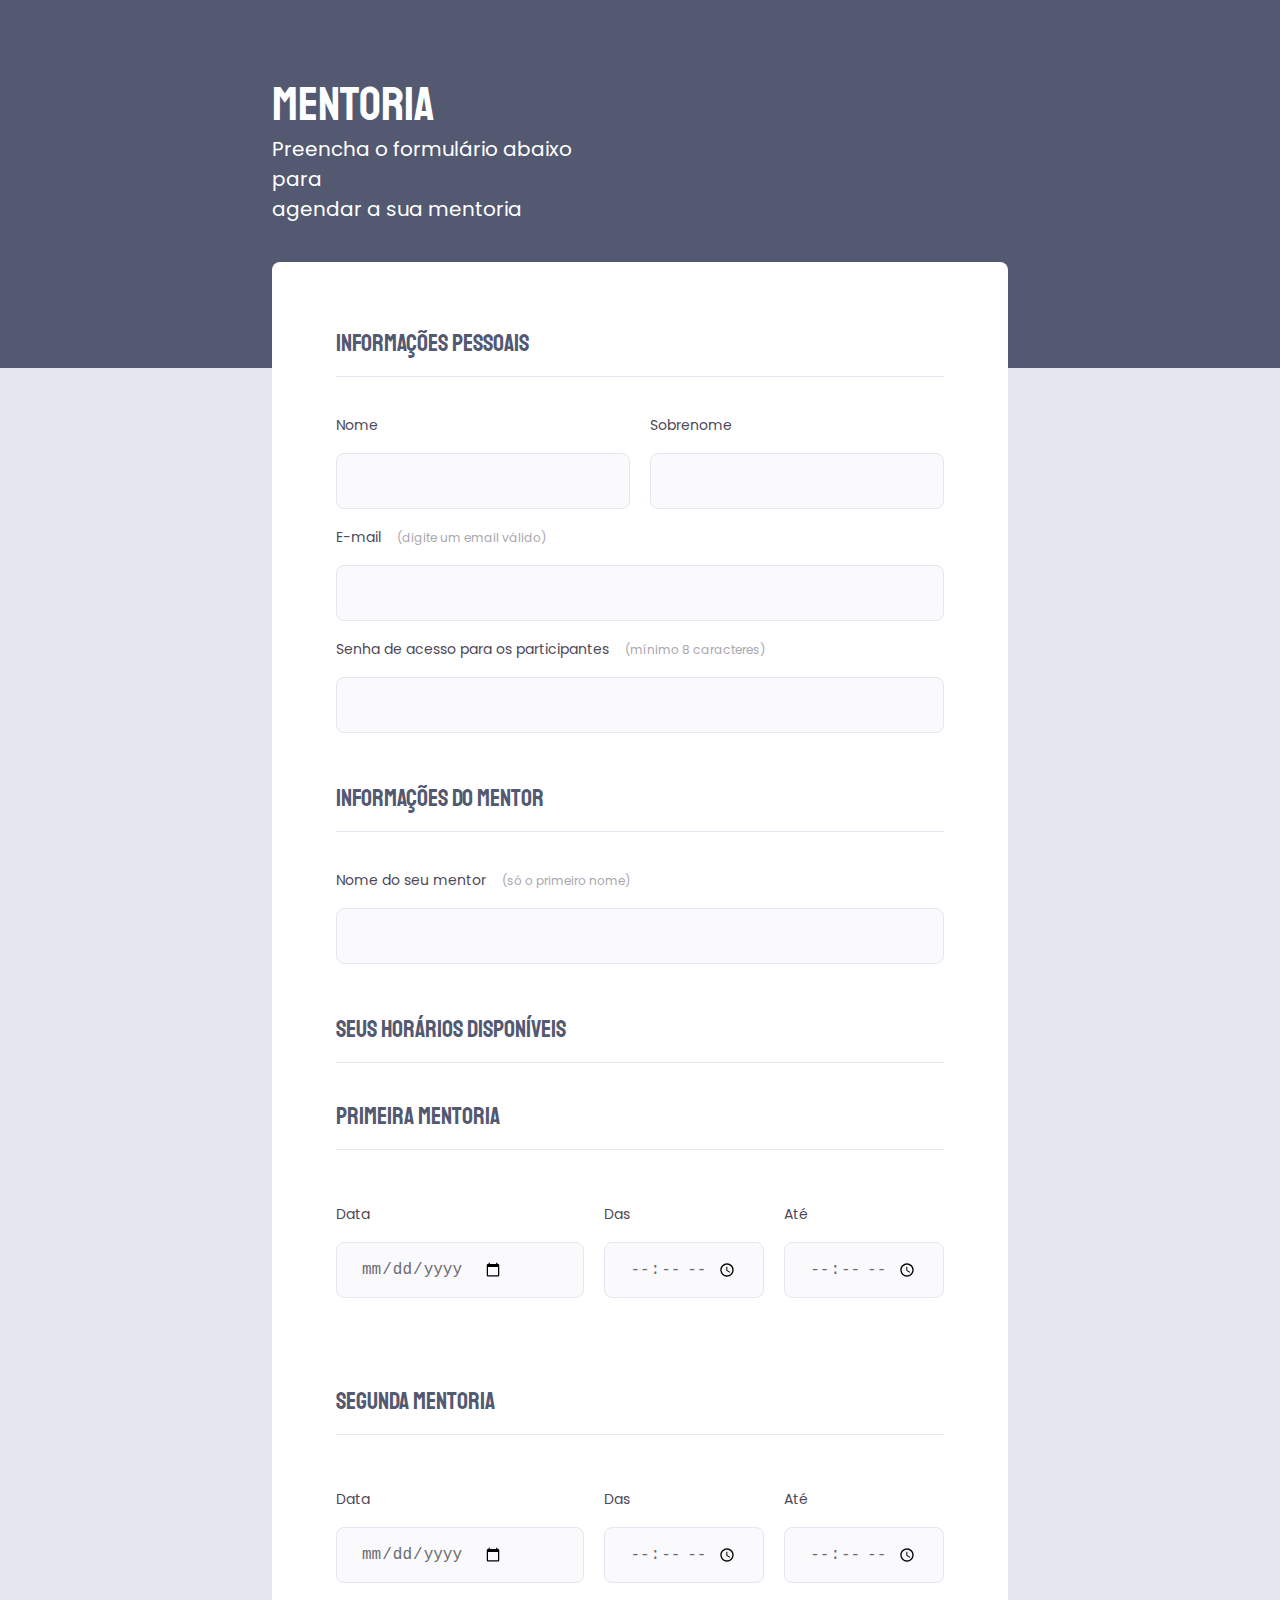
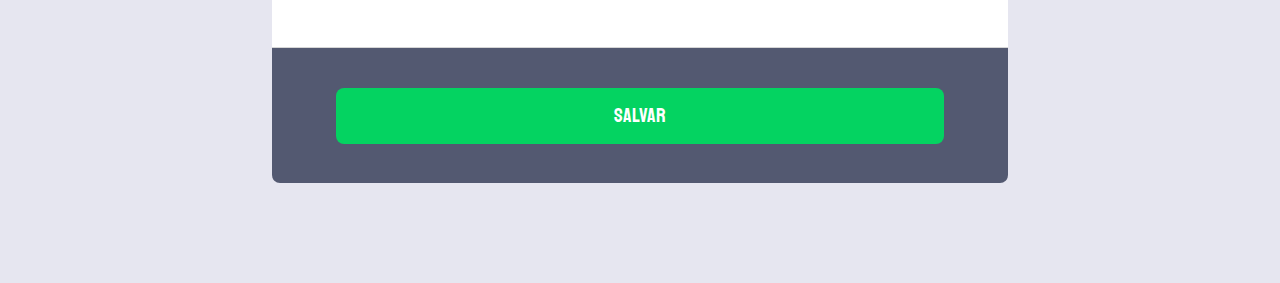
<file: Desafio - Formulario/index.html>
<!doctype html>
<html lang="PT-BR">
<head>
  <link rel="preconnect" href="https://fonts.googleapis.com">
  <link rel="preconnect" href="https://fonts.gstatic.com" crossorigin>
  
  <meta charset="UTF-8">
  <meta name="viewport"
        content="width=device-width, user-scalable=no, initial-scale=1.0, maximum-scale=1.0, minimum-scale=1.0">
  <title>Formulario intermediario</title>
  
  <link rel="stylesheet" href="styleDesafio.css">
  
  <link href="https://fonts.googleapis.com/css2?family=Poppins:ital,wght@0,100;0,200;0,300;0,400;0,500;0,600;0,700;0,800;0,900;1,100;1,200;1,300;1,400;1,500;1,600;1,700;1,800;1,900&family=Staatliches&display=swap" rel="stylesheet">

</head>

<body>
<div class="page">
  
  <!-- CABEÇALHO -->
  <header>
    <h1>
      Mentoria
    </h1>
    <p>
      Preencha o formulário abaixo para <br> agendar a sua mentoria
    </p>
  </header>
  
  <!-- FORMULARIO -->
  <form id="my-form">
    
    <!-- INFORMACOES PESSOAIS -->
    <fieldset>
      
        <legend>Informações pessoais</legend>
        
        <!-- CRIACAO DAS COLUNAS PRA NOME E SOBRENOME -->
        <div class="col-2">
          
          <div class="input-wrapper">
            <label for="event-name-1">
              Nome
            </label>
            
            <input type="text" id="event-name-1" required>
          </div>
          
          <div class="input-wrapper">
            <label for="event-name-2">
              Sobrenome
            </label>
            
            <input type="text" id="event-name-2" required>
          </div>
        </div>
        
        <div class="input-wrapper">
          <label for="event-email">
            E-mail <span>(digite um email válido)</span>
          </label>
          
          <input type="email" id="event-email" required />
        </div>
        
        <div class="input-wrapper">
          <label for="event-password">
            Senha de acesso para os participantes <span>(mínimo 8 caracteres)</span>
          </label>
          
          <input type="password" id="event-password" required minlength="8" />
        </div>
      
      
      
    </fieldset>
    
    <fieldset>
      <legend>
        Informações do mentor
      </legend>
      
      <div class="input-wrapper">
        <label for="event-text">
          Nome do seu mentor <span>(só o primeiro nome)</span>
        </label>
        
        <input type="text" id="event-text" required />
      </div>
    
    </fieldset>
    
    <fieldset>
      <legend>
        Seus horários disponíveis
      </legend>
      
      <legend>
        Primeira mentoria
      </legend>
      
      <div class="col-3">
        
        <div class="input-wrapper">
          <label for="event-date-1">
            Data
          </label>
          
          <input type="date" id="event-date-1" required>
        </div>
        
        <div class="input-wrapper">
          <label for="event-begin-1">
            Das
          </label>
          
          <input type="time" id="event-begin-1" required>
        </div>
        
        <div class="input-wrapper">
          <label for="event-end-1">
            Até
          </label>
          
          <input type="time" id="event-end-1" required>
        </div>
      </div>
      
      <br>
      <br>
      <br>
      
      <legend>
        Segunda Mentoria
      </legend>
      
      <div class="col-3">
        
        <div class="input-wrapper">
          <label for="event-date-2">
            Data
          </label>
          
          <input type="date" id="event-date-2" required>
        </div>
        
        <div class="input-wrapper">
          <label for="event-begin-2">
            Das
          </label>
          
          <input type="time" id="event-begin-2" required>
        </div>
        
        <div class="input-wrapper">
          <label for="event-end-2">
            Até
          </label>
          
          <input type="time" id="event-end-2" required>
        </div>
      
      </div>
    </fieldset>
    
  </form>
  
  <footer>
    <input form="my-form" class="button" type="submit" value="Salvar">
  </footer>
</div>
</body>

</html>
</file>
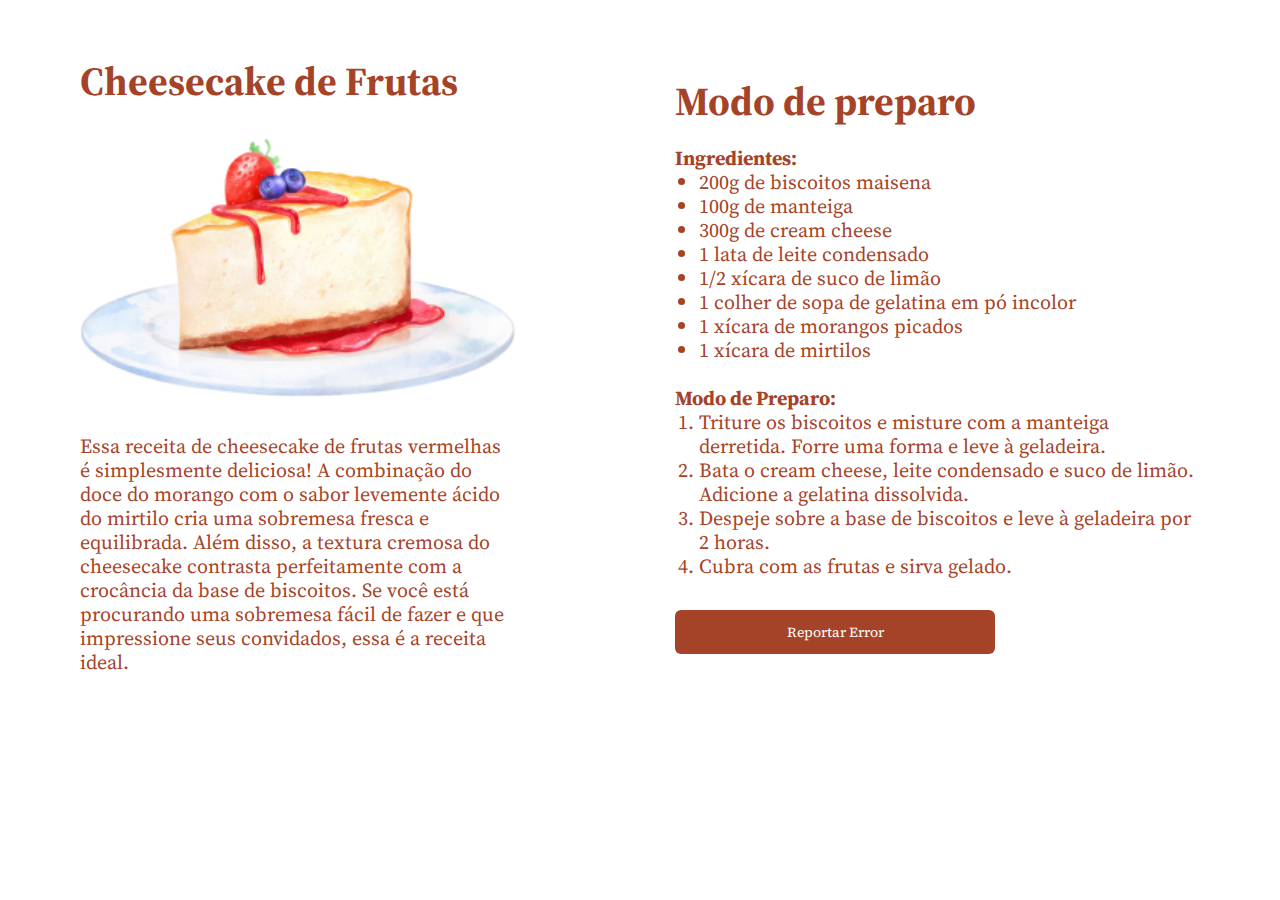
<file: Desafio - Responsividade Cheescake/index.html>
<!doctype html>
<html lang="en">
<head>
  <link rel="preconnect" href="https://fonts.googleapis.com">
  <link rel="preconnect" href="https://fonts.gstatic.com" crossorigin>
  
  <meta charset="UTF-8">
  <meta name="viewport" content="width=device-width, user-scalable=no, initial-scale=1.0, maximum-scale=1.0, minimum-scale=1.0">
  <meta http-equiv="X-UA-Compatible" content="ie=edge">
  <title>Cheescake</title>
  <link rel="stylesheet" href="style.css">
  
  <link href="https://fonts.googleapis.com/css2?family=Source+Serif+4:wght@500&family=Source+Serif+Pro:wght@400;700&display=swap" rel="stylesheet">
</head>

<body>
  <main>
    <div class="recipe">
      <h1>
        Cheesecake de Frutas
      </h1>
      
      <img src="./assets/01.jpg" alt="Imagem de um desenho de um bolo de frutas">
      
      <p>
      Essa receita de cheesecake de frutas vermelhas é simplesmente deliciosa! A combinação do doce do morango com o sabor levemente ácido do mirtilo cria uma sobremesa fresca e equilibrada. Além disso, a textura cremosa do cheesecake contrasta perfeitamente com a crocância da base de biscoitos. Se você está procurando uma sobremesa fácil de fazer e que impressione seus convidados, essa é a receita ideal.
      
      </p>
    </div>
    
    <div class="ingredientes">
      <h2>
        Modo de preparo
      </h2>
      
      <strong>Ingredientes:</strong>
      <ul>
        <li>200g de biscoitos maisena</li>
        <li>100g de manteiga</li>
        <li>300g de cream cheese</li>
        <li>1 lata de leite condensado</li>
        <li>1/2 xícara de suco de limão</li>
        <li>1 colher de sopa de gelatina em pó incolor</li>
        <li>1 xícara de morangos picados</li>
        <li>1 xícara de mirtilos</li>
      </ul>
      
      <strong>
        Modo de Preparo:
      </strong>
      <ol>
        <li>Triture os biscoitos e misture com a manteiga derretida. Forre uma forma e leve à geladeira.</li>
        <li>Bata o cream cheese, leite condensado e suco de limão. Adicione a gelatina dissolvida.</li>
        <li>Despeje sobre a base de biscoitos e leve à geladeira por 2 horas.</li>
        <li>Cubra com as frutas e sirva gelado.</li>
      </ol>
      
      <button>
        Reportar Error
      </button>
    </div>
  </main>


</body>
</html>
</file>
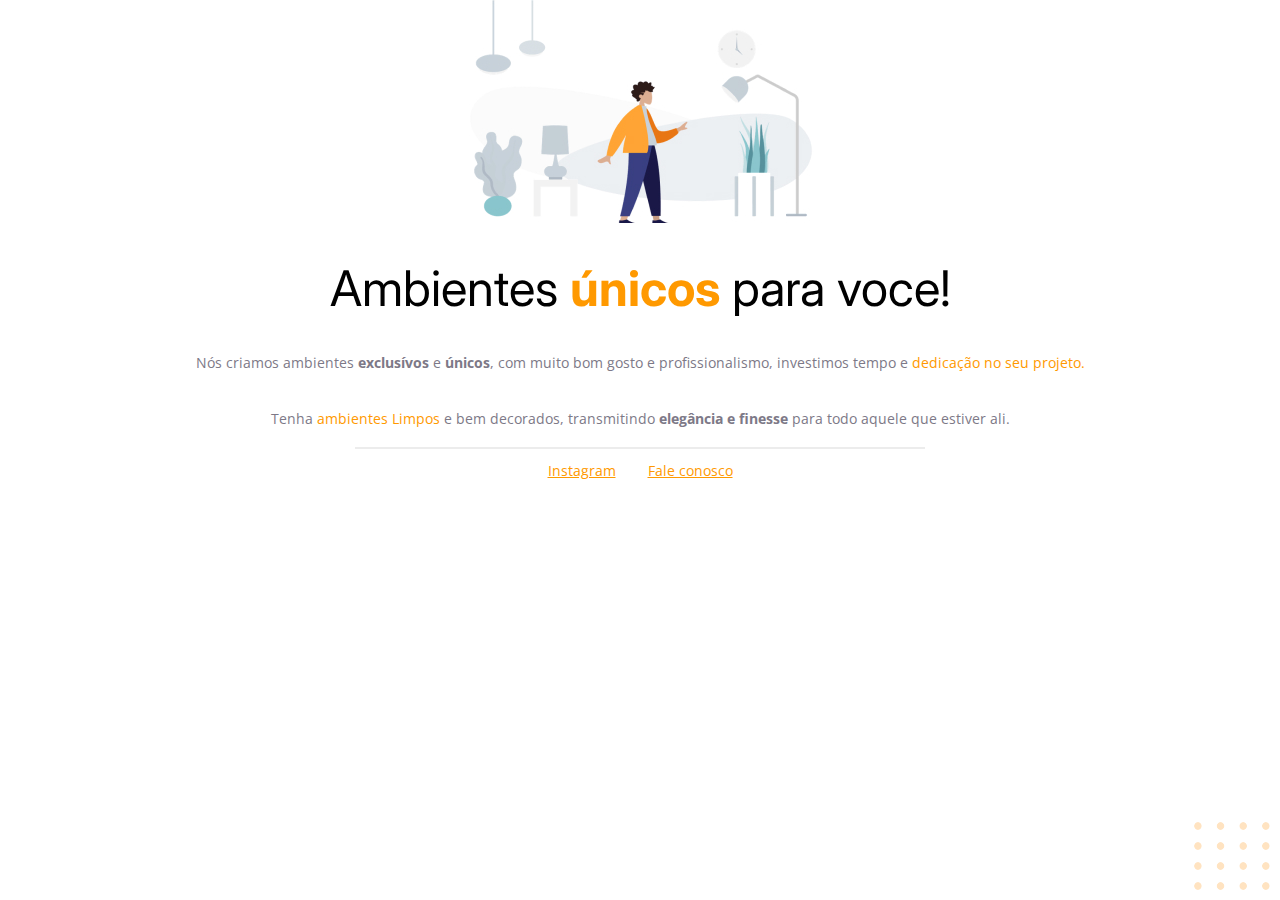
<file: Projeto 01/index.html>
<!doctype html>
	<html lang="en">
	<head>
		<link rel="preconnect" href="https://fonts.googleapis.com">
		<link rel="preconnect" href="https://fonts.gstatic.com" crossorigin="">
		<meta charset="UTF-8">
		<meta name="viewport"
		      content="width=device-width, user-scalable=no, initial-scale=1.0, maximum-scale=1.0, minimum-scale=1.0">
		
		<title>Moveis Customizados</title>

		<link href="https://fonts.googleapis.com/css2?family=Inter:wght@400;700&amp;family=Open+Sans:wght@400;700&amp;display=swap" rel="stylesheet">

		<link rel="stylesheet" href="style.css">
	</head>

	<body>

		<div id="hero img">
			<img src="images/img1.jpeg" alt="Desenho de uma pessoa vestindo uma camisa amarela em uma sala com moveis">
		</div>

		<h1>
			Ambientes <span>únicos</span> para voce!
		</h1>

		<p>
			Nós criamos ambientes <strong>exclusívos</strong> e <strong>únicos</strong>, com muito bom gosto e profissionalismo, investimos tempo e <span>dedicação no seu projeto.</span>

			<br/>
			<br/>

			Tenha <span>ambientes Limpos</span> e bem decorados, transmitindo <strong>elegância e finesse</strong> para todo aquele que estiver ali.
		</p>

		<div id="footer">

			<div class="line"></div>


			<a target="_blank" href="https://instagram.com/moveisparavoce">Instagram</a>

			<a href="mailto:contato@moveisparavoce.com">Fale conosco</a>
		</div>

		<img id="balls" src="images/balls.svg" alt="Bolinhas laranjadas no canto direito inferior da tela">
	</body>

	</html>
</file>
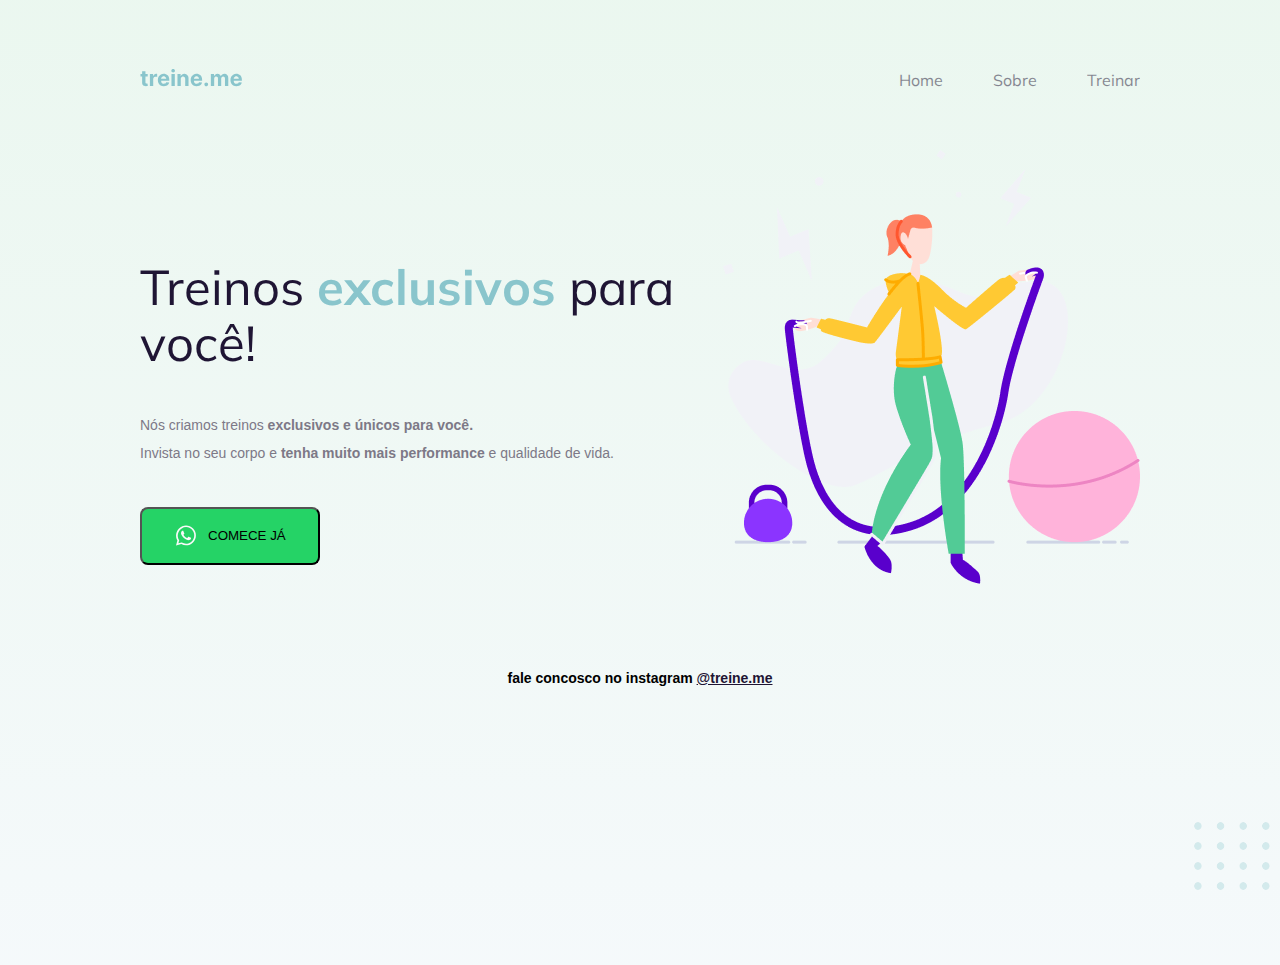
<file: Projeto 02/index.html>
<!DOCTYPE html>
<html lang="pt-br">
  <head>
    <link rel="preconnect" href="https://fonts.googleapis.com">
    <link rel="preconnect" href="https://fonts.gstatic.com" crossorigin>
    
    <meta charset="UTF-8">
    <meta name="viewport" content="width=device-width, initial-scale=1.0">
    <title>Treine me</title>

    <link rel="stylesheet" href="style.css">
    
    <link href="https://fonts.googleapis.com/css2?family=Mulish:ital@0;1&display=swap" rel="stylesheet">
  </head>
  
  <body>

    <div class="page">
      
        

        <nav>
          <a id="logo" href="#">
            <img src="images/logo.svg" alt="Treine.me">
          </a>
          
          <ul>
            <li><a href="#">Home</a></li>
            <li><a href="#">Sobre</a></li>
            <li><a href="#">Treinar</a></li>
          </ul>
        </nav>
      
      <main>

        <section>
          <h1>Treinos <span>exclusivos</span>
            para você!</h1>

          <p>
            Nós criamos treinos <strong>exclusivos e únicos para você.</strong><br/>
            Invista no seu corpo e <strong>tenha muito mais performance</strong> e qualidade de vida.
          </p>

          <button>
            <img src="images/whats.svg" alt="ícone do whatsapp">
            Comece já
          </button>
        </section>

        <img src="images/img.png" alt="Desenho de uma mulher pulando corda numa academia">
        
      </main>
      <footer>
        fale concosco no instagram 
        <a href="https://instagram.com/treineme" target="_blank">@treine.me</a>
      </footer>
    </div>

    <img id="balls" src="images/balls.svg" alt="Bolinhas decorativas verdes no canto inferior direito da página.">

  </body>
</html>
</file>
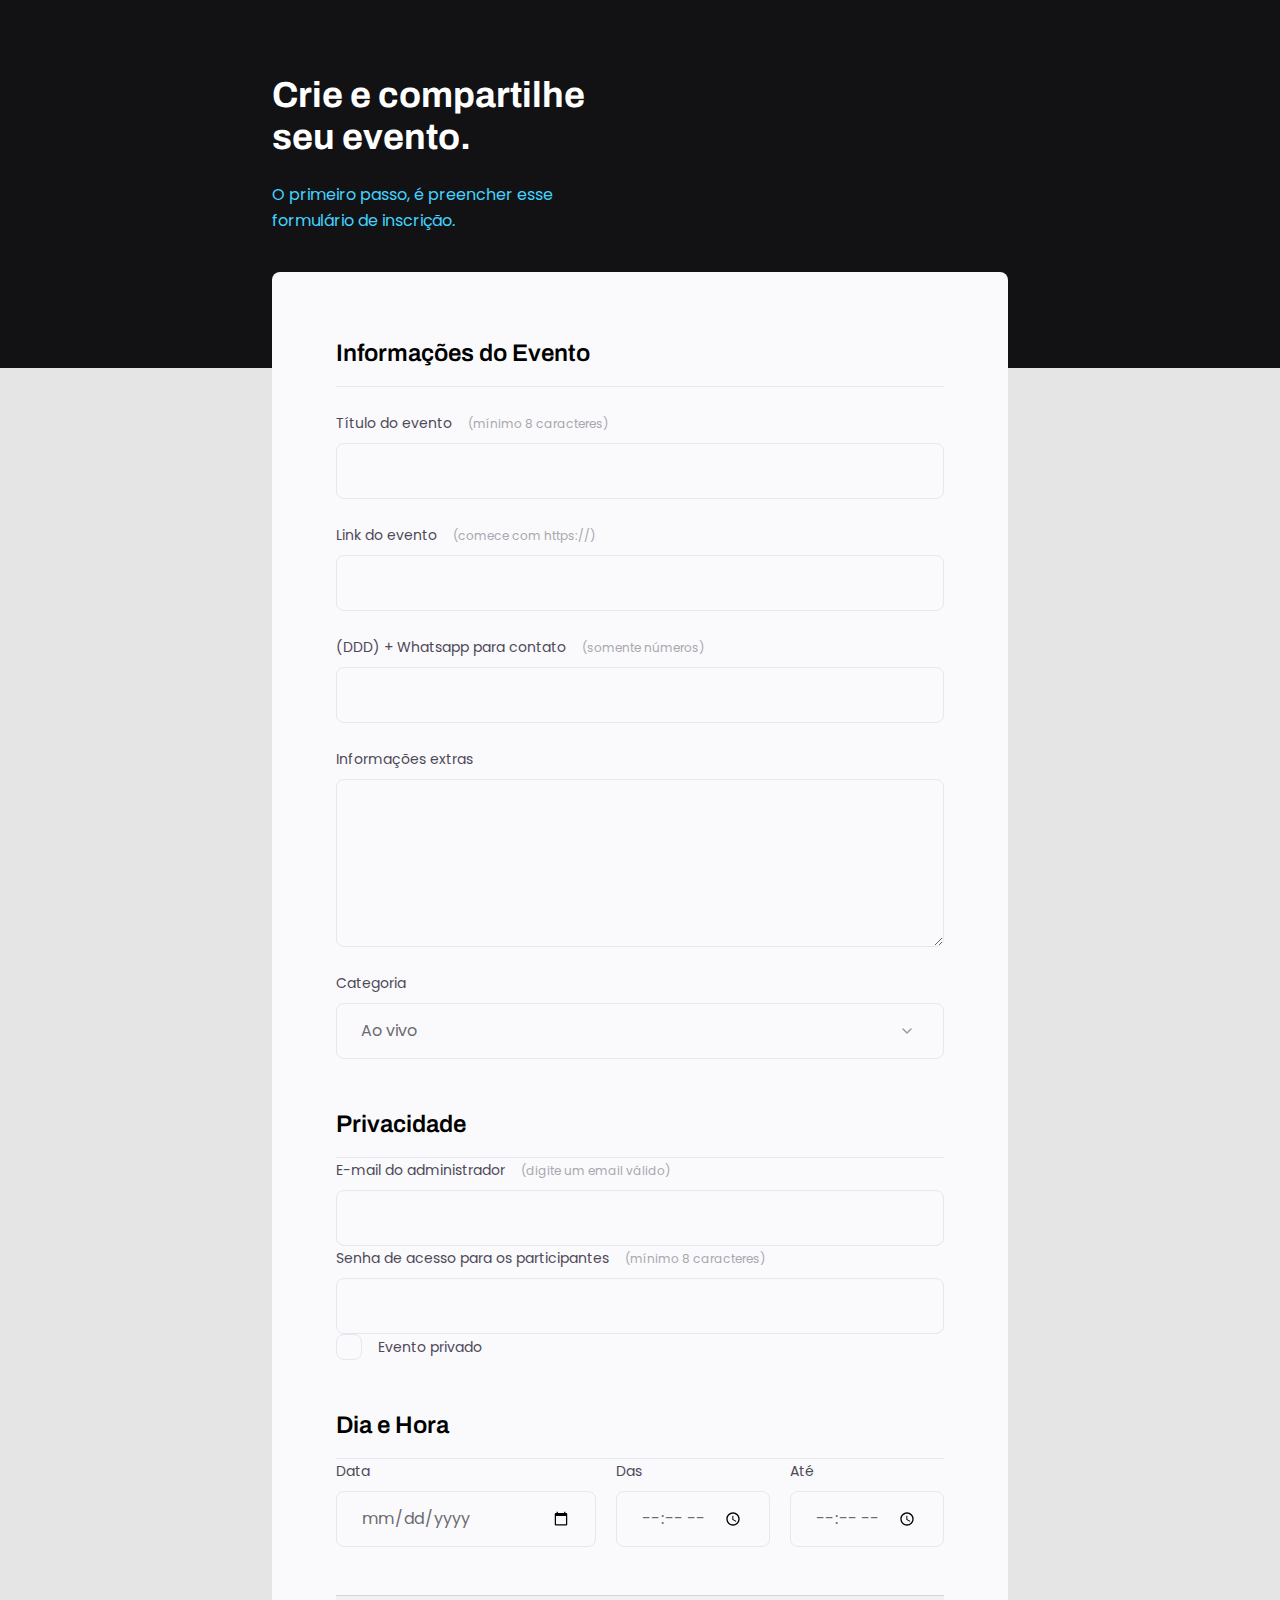
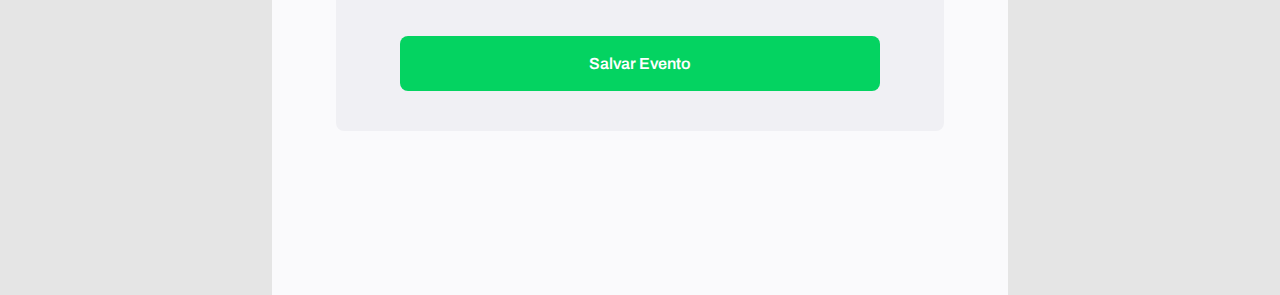
<file: Projeto 03 Formulario/index.html>
<!DOCTYPE html>
<html lang="pt-br">
<head>
  <link rel="preconnect" href="https://fonts.googleapis.com">
  <link rel="preconnect" href="https://fonts.gstatic.com" crossorigin>
  
  <meta charset="UTF-8">
  <meta name="viewport" content="width=device-width, initial-scale=1.0">
  <title>Crie seu evento</title>
  
  <link rel="stylesheet" href="style.css">
  
  <link href="https://fonts.googleapis.com/css2?family=Archivo:wght@600;700&family=Poppins&display=swap" rel="stylesheet">
</head>

<body>

<div class="page">
  <header>
    <h1>Crie e compartilhe seu evento.</h1>
    <p>O primeiro passo, é preencher esse formulário de inscrição.</p>
  </header>
  
  <form id="my-form">
    
    <fieldset>
      <div class="fieldset-wrapper">
        <legend>Informações do Evento</legend>
        
        <div class="input-wrapper">
          <label for="event-title">
            Título do evento <span>(mínimo 8 caracteres)</span>
          </label>
          
          <input type="text" id="event-title" required minlength="8"/>
        </div>
        
        <div class="input-wrapper">
          <label for="event-link">
            Link do evento <span>(comece com https://)</span>
          </label>
          
          <input type="url" id="event-link" required />
        </div>
        
        <div class="input-wrapper">
          <label for="event-whatsapp">
            (DDD) + Whatsapp para contato <span>(somente números)</span>
          </label>
          
          <input type="number" id="event-whatsapp" required minlength="11" />
        </div>
        
        <div class="input-wrapper">
          <label for="event-info">
            Informações extras
          </label>
          
          <textarea id="event-info"> </textarea>
        </div>
        
        <div class="input-wrapper">
          <label for="event-category">
            Categoria
          </label>
          
          <select id="event-category" required>
            <option value="live">
              Ao vivo
            </option>
            
            <option value="Podcast">
              Podcast
            </option>
            
            <option value="Mentorship">
              Mentoria
            </option>
          </select>
        </div>
      </div>
    </fieldset>
    
    <fieldset>
      <div class="fieldset-wrapper">
        <legend>Privacidade</legend>
      </div>
      
      <div class="input-wrapper">
        <label for="event-email">
          E-mail do administrador <span>(digite um email válido)</span>
        </label>
        
        <input type="email" id="event-email" required />
      </div>
      
      <div class="input-wrapper">
        <label for="event-password">
          Senha de acesso para os participantes <span>(mínimo 8 caracteres)</span>
        </label>
        
        <input type="password" id="event-password" required minlength="8" />
      </div>
      
      <div class="checkbox-wrapper">
        <input type="checkbox" id="event-private" />
        <label for="event-private">
          Evento privado
        </label>
        
      </div>
      
    </fieldset>
    
    <fieldset>
      <div class="fieldset-wrapper">
        <legend>Dia e Hora</legend>
      </div>
      
        <div class="col-3">
          
          <div class="input-wrapper">
            <label for="event-date">
              Data
            </label>
            
        <input type="date" id="event-date" required/>
      </div>
      
      <div class="input-wrapper">
        <label for="event-begin">
          Das
        </label>
        
        <input type="time" id="event-begin" required/>
      </div>
      
      <div class="input-wrapper">
        <label for="event-end">
          Até
        </label>
        
        <input type="time" id="event-end" required/>
      </div>
        
        </div>
        
    
    </fieldset>
    
    <footer>
      <input form="my-form" class="button" type="submit" value="Salvar Evento">
    </footer>
  
  </form>
  
</div>

</body>

</html>
</file>
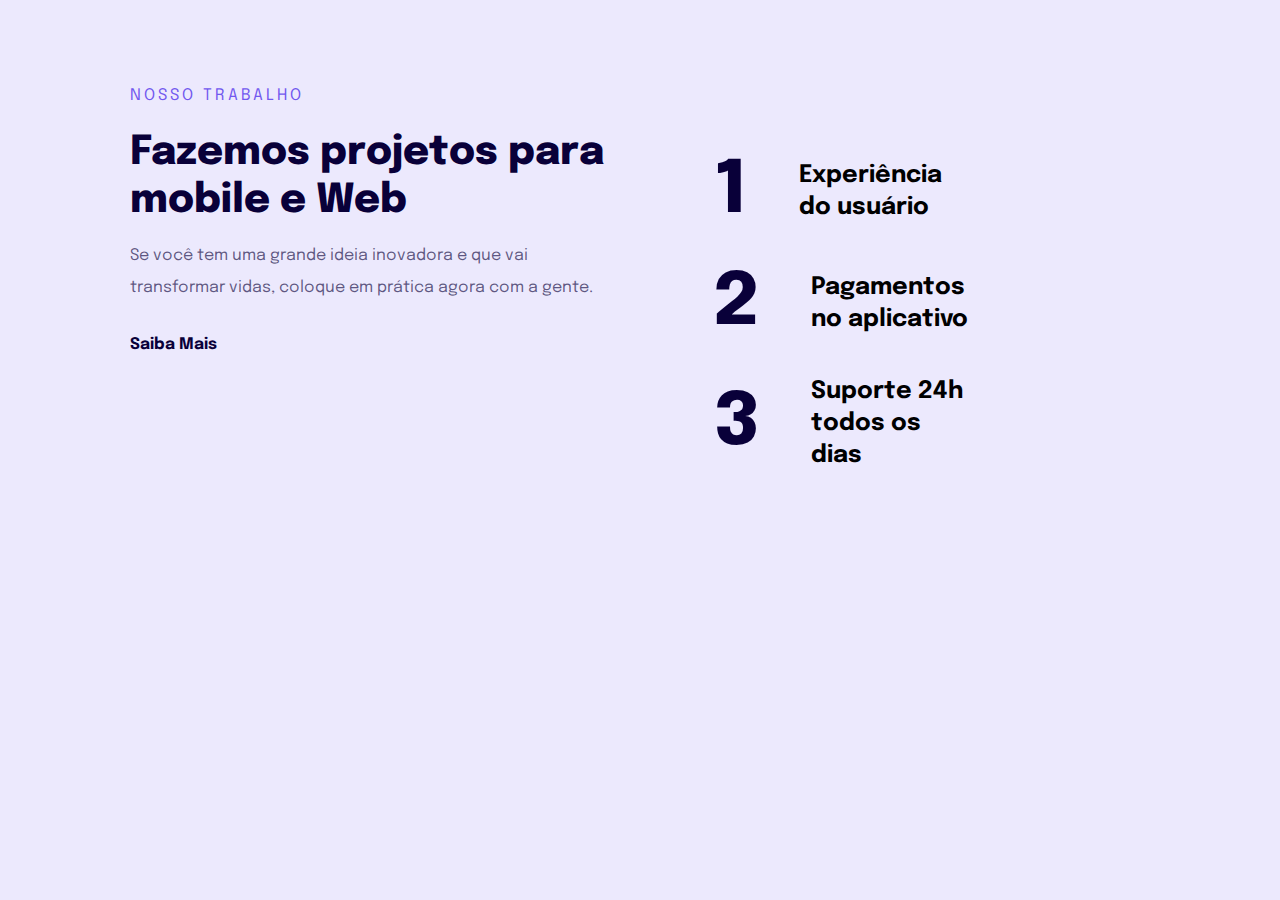
<file: Projeto 04 Responsividade/index.html>
<!doctype html>
<html lang="en">
<head>
  <link rel="preconnect" href="https://fonts.googleapis.com">
  <link rel="preconnect" href="https://fonts.gstatic.com" crossorigin>
  
  <meta charset="UTF-8">
  <meta name="viewport"
        content="width=device-width, user-scalable=no, initial-scale=1.0, maximum-scale=1.0, minimum-scale=1.0">
  <meta http-equiv="X-UA-Compatible" content="ie=edge">
  <title>Introducao a Responsividade</title>
  
  <link rel="stylesheet" href="style.css">
  
  <link href="https://fonts.googleapis.com/css2?family=Epilogue:ital,wght@0,100..900;1,100..900&display=swap" rel="stylesheet">
  
</head>

<body>
  <main>
    <div>
    <p>
      Nosso Trabalho
    </p>
    
    <h1>
      Fazemos projetos para mobile e Web
    </h1>
    
    <p>
      Se você tem uma grande ideia inovadora e que vai transformar vidas, coloque em prática agora com a gente.
    </p>
    
    <a href="#">
      Saiba Mais
    </a>
    </div>
    
    <ul>
      <li><span>1</span> Experiência do usuário</li>
      <li><span>2</span> Pagamentos no aplicativo</li>
      <li><span>3</span> Suporte 24h todos os dias</li>
    </ul>
  </main>
</body>
</html>
</file>
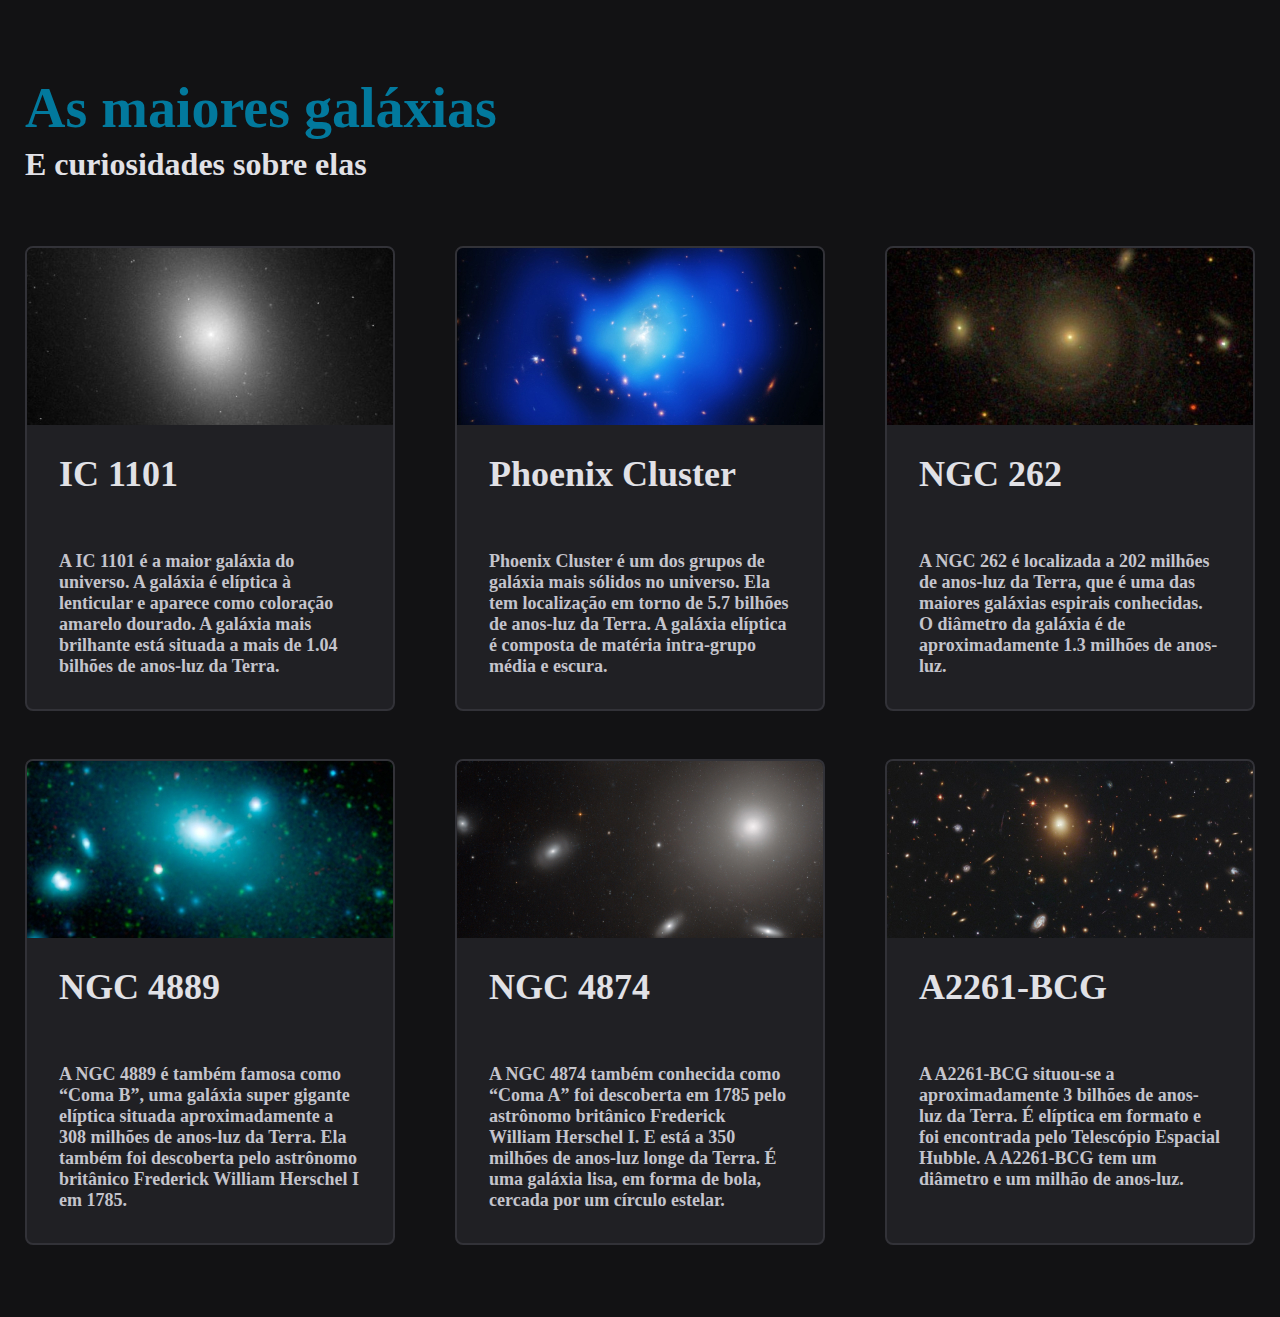
<file: Projeto 05 Galaxias/index.html>
<!doctype html>
<html lang="en">
<head>
  <meta charset="UTF-8">
  <meta name="viewport"
        content="width=device-width, user-scalable=no, initial-scale=1.0, maximum-scale=1.0, minimum-scale=1.0">
  <meta http-equiv="X-UA-Compatible" content="ie=edge">
  <title>Galaxies</title>
  
  <link rel="stylesheet" href="style.css">
</head>

<body>
  
  <header>
    <h1>
      As maiores galáxias
    </h1>
    
    <p>
      E curiosidades sobre elas
    </p>
  </header>
  
  <main>
    <div class="card">
      <img src="assets/01.jpg" alt="IC 1101">
      <h2>
        IC 1101
      </h2>
      <p>
        A IC 1101 é a maior galáxia do universo. A galáxia é elíptica à lenticular e aparece como coloração amarelo dourado. A galáxia mais brilhante está situada a mais de 1.04 bilhões de anos-luz da Terra.
      </p>
    </div>
    
    <div class="card">
      <img src="assets/02.jpg" alt="Phoenix Cluster">
      <h2>
        Phoenix Cluster
      </h2>
      <p>
        Phoenix Cluster é um dos grupos de galáxia mais sólidos no universo. Ela tem localização em torno de 5.7 bilhões de anos-luz da Terra. A galáxia elíptica é composta de matéria intra-grupo média e escura.
      </p>
    </div>
    
    <div class="card">
      <img src="assets/03.jpg" alt="NGC 262">
      <h2>
        NGC 262
      </h2>
      <p>
        A NGC 262 é localizada a 202 milhões de anos-luz da Terra, que é uma das maiores galáxias espirais conhecidas. O diâmetro da galáxia é de aproximadamente 1.3 milhões de anos-luz.
      </p>
    </div>
    
    <div class="card">
      <img src="assets/04.jpg" alt="NGC 4889">
      <h2>
        NGC 4889
      </h2>
      <p>
        A NGC 4889 é também famosa como “Coma B”, uma galáxia super gigante elíptica situada aproximadamente a 308 milhões de anos-luz da Terra. Ela também foi descoberta pelo astrônomo britânico Frederick William Herschel I em 1785.
      </p>
    </div>
    
    <div class="card">
      <img src="assets/05.jpg" alt="NGC 4874">
      <h2>
        NGC 4874
      </h2>
      <p>
        A NGC 4874 também conhecida como “Coma A” foi descoberta em 1785 pelo astrônomo britânico Frederick William Herschel I. E está a 350 milhões de anos-luz longe da Terra. É uma galáxia lisa, em forma de bola, cercada por um círculo estelar.
      </p>
    </div>
    
    <div class="card">
      <img src="assets/06.jpg" alt="A2261-BCG">
      <h2>
        A2261-BCG
      </h2>
      <p>
        A A2261-BCG situou-se a aproximadamente 3 bilhões de anos-luz da Terra. É elíptica em formato e foi encontrada pelo Telescópio Espacial Hubble. A A2261-BCG tem um diâmetro e um milhão de anos-luz.
      </p>
    </div>
  </main>
</body>
</html>
</file>
<file: Desafio - Formulario/styleDesafio.css>
* {
  margin: 0;
  padding: 0;
  box-sizing: border-box;
}

body {
  background: #E6E6F0;
}

/* Parte do background atras da MENTORIA */
body::before {
  content: '';
  width: 100%;
  height: 368px;

  position: absolute;
  top: 0;
  left: 0;
  z-index: -1;

  background: #535971;
}

/* Alinha a parte do header com a pagina no GERAL */
.page {
  width: 736px;
  margin: auto;
}

/* Alinha a parte do header */
header {
  width: 319px;

  margin-top: 74px;
}

/* MENTORIA TITULO H1 */
header h1 {
  font-family: "Staatliches", sans-serif;
  font-size: 48px;
  font-style: normal;
  font-weight: 400;
  line-height: normal;

  color: #FFF;
}

/* Preencha o formulario abaixo pra agendar sua mentoria */
header p {
  font-family: 'Poppins';
  font-size: 20px;
  font-style: normal;
  font-weight: 400;
  line-height: normal;

  color: #FFF;
}

/* BaseShape do Formulario */
form {
  margin-top: 38px;
  background: #FFFFFF;
  border-radius: 8px 8px 0 0;
  min-height: 300px;

  padding: 64px;

  position: relative;

  display: flex;
  flex-direction: column;
  gap: 48px;
}

/* TIRA O BORDER INSUPORTAVEL DE DENTRO DO FORM */
fieldset {
  border: none;

  display: flex;
  flex-direction: column;
  gap: 16px;

}

.fieldset-wrapper input {
  display: flex;
  flex-direction: column;
  gap: 500px;
}

/* Informacoes Pessoais / Mentor / Horarios e etc */
fieldset legend {
  font-family: "Staatliches";
  font-size: 24px;
  font-style: normal;
  font-weight: 400;
  line-height: 34px;

  padding-bottom: 16px;
  border-bottom: 1px solid #E6E6F0;
  width: 100%;
  margin-bottom: 36px;

  color: #535971;
}

/* AUMENTA AS CAIXAS DE ENTRADA */
.input-wrapper {
  display: flex;
  flex-direction: column;

  gap: 8px;
}

/* FONTE = NOME , SOBRENOME, EMAIL e ETC */
.input-wrapper label {
  color: #4E4958;

  font-family: Poppins;
  font-size: 14px;
  font-style: normal;
  font-weight: 400;
  line-height: 24px;
}

/* SPAN ex = (digite um email válido) */
.input-wrapper label span {
  margin-left: 12px;

  font-size: 12px;
  line-height: 20px;

  color: #a9a7af;
}
/* FAZ O SPAN DAR UMA LEVE PISCADA QUANDO PASSAR O MOUSE EM CIMA */
.input-wrapper label span:hover {
  color: #6c6a71;
}

/* Para as caixas do nome e sobrnome se alinharem */
.col-2 {
  display: flex;
  gap: 20px;
}

/* Tamanho e cor da caixa de entrada pras informacoes NOME E SOBRENOME */
.col-2 input {
  background: #FAFAFC;

  border: 1px solid #E6E6F0;
  border-radius: 8px;

  height: 56px;

  padding: 0 24px;

  font-size: 16px;
  line-height: 26px;

  color: #6c6a71;
}

.col-2 .input-wrapper {
  width: 50%;

}

/* Tamanho e cor da caixa de entrada pras informacoes GERAIS */
.input-wrapper input {
  background: #FAFAFC;

  border: 1px solid #E6E6F0;
  border-radius: 8px;

  height: 56px;

  padding: 0 24px;


  font-size: 16px;
  line-height: 26px;

  color: #6c6a71;
}

/* ESPACAMENTO ex: NOME , SOBRENOME espaçando das CAIXAS DE ENTRADA */
.input-wrapper label{
  font-size: 14px;
  line-height: 24px;

  color: #4E4958;

  margin-bottom: 8px;
}

input {
  display: flex;
  gap: 20px;

  width: auto;
}

.col-3 {
  display: flex;
  gap: 20px;
}

.col-3 > div:nth-child(1) {
  width: 100%;
}

footer {
  background: #535971;

  height: 136px;

  padding: 40px 64px;

  margin-bottom: 100px;

  border-top: 1px solid #D6D6D6;
  border-radius: 0 0 8px 8px;
}

footer .button {
  height: 56px;
  border-radius: 8px;
  background: #04D361;
  border: none;
  width: 100%;


  font-family: "Staatliches";

  font-weight: 400;
  font-size: 20px;
  line-height: 26px;
  display: flex;
  justify-content: center;

  color: #FFF;
}

footer .button:hover {
  background: #0e8142;
}
</file>
<file: Desafio - Responsividade Cheescake/style.css>
/* SELETOR UNIVERSAL */
* {
  margin: 0;
  padding: 0;
  box-sizing: border-box;

  -webkit-font-smoothing: antialiased;
  -moz-osx-font-smoothing: grayscale;
}
:root {
  font-family: "Source Serif Pro";
  font-size: 62.5%; /* 10px */
}

body {
  color: #a54328;
  font-size: 1.6rem; /* 16px */
}

/* 320px é a largura da caixa aonde esta o conteudo geral / pading como os espacamentos das laterais e altura */
main {
  max-width: 32rem; /* 320px */

  margin-inline: auto;

  padding: 5.6rem 4rem; /* 56px 40px */
  box-sizing: content-box;

  display: flex;
  flex-direction: column;
  gap: 3.2rem; /* 32px */
}

img {
  width: 100%;
  margin-block: 3.2rem; /* 32px */
}

button {
  font-family: "Source Serif 4";
  background-color: #a54328;

  color: white;

  border: 0;
  padding: 0.8rem 1.2rem;

  border-radius: 0.6rem;

  margin-top: 3.2rem;
}

h1, h2 {
  font-size: 2.8rem; /* 28px */
  line-height: 3.6rem; /* 36px */
}

h2 {
  margin-bottom: 2rem; /* 32px */
}

p, li, strong {
  font-size: 1.4rem; /* 14px */
  line-height: 1.8rem; /* 18px */
}

ul, ol {
  padding-left: 2.4rem; /* 38px */
}

ul {
  margin-bottom: 2.4rem; /* 38px */
}

@media (min-width: 1120px) {
  main {
    flex-direction: row;
    max-width: fit-content;
    gap: 16rem;
    align-items: center;
  }

  .recipe {
    max-width: 43.5rem;
  }

  .ingredientes {
    max-width: 52.5rem;
  }

  h1, h2 {
    font-size: 4rem;
    line-height: 5rem;
  }

  p, li, strong {
    font-size: 2rem;
    line-height: 2.4rem;
  }

  button {
    padding: 1rem 2rem;
    font-size: 1.4rem;
    line-height: 2.4rem;

    width: 32rem;
    align-self: center;
  }
}
</file>
<file: Projeto 01/style.css>
body {
    font-family: 'Open Sans', sans-serif;

    text-align: center;
    margin: 0;
}

#hero {
    width: 592px;
    margin: 0 auto 72px;
}

#hero img {
    margin-bottom: 72px;
}

h1 {
    font-family: 'Inter', sans-serif;
    font-size: 49px;
    line-height: 56px;
    font-weight: normal;

    margin-bottom: 32px;
}

h1 span {
    font-weight: bold;
}

span, a {
    color: #FF9900;
}

p, #footer {
    color: #7D7987;

    font-size: 14px;
    line-height: 28px;
}

#footer a + a{
    margin-left: 28px;
}

.line {
    width: 568px;
    height: 0px;

    margin: 0 auto 8px;

    border: 1px solid rgb(236, 236, 236);
}

#balls {
    position: fixed;
    bottom: 0;
    right: 0;
}
</file>
<file: Projeto 02/style.css>
body {
  margin: 0;
  font-family: "Open Sans", sans-serif;

  background: rgb(57, 178, 103);
  background: linear-gradient(180deg, rgba(57, 178, 103, 0.1) 0%, rgba(57, 142, 178, 0.05) 100%);

  min-height: 100vh;
}

.page {
  width: 1000px;
  margin: 65px auto 0;
}

nav {
  display: flex;
  justify-content: space-between;
  align-items: center;

  margin-bottom: 55px;

  font-family: "Mulish", sans-serif;
}

section p {
  font-size: 14px;
  line-height: 28px;

  color: #7D7987;

  margin: 40px 0;

}

ul {
  display: flex;
  gap: 50px;
  list-style: none;
  margin: 0;
  padding: 0;
}

ul li a {
  text-decoration: none;
  color: #1F1534;

  opacity: 0.5;
}

ul li a:hover {
  font-weight: bold;
  opacity: 1;
}

h1, ul {
  font-family: "Mulish", sans-serif;
}

main {
  display: flex;
  justify-content: space-between;
  align-items: center;

}

h1 {
  font-size: 49px;
  line-height: 56px;

  color: #1F1534;

  font-weight: normal;
}

h1 span {
  color: #89C5CC;
  font-weight: bold;
}

button {
  text-transform: uppercase;
  font-family: "Open Sans", sans-serif;

  display: flex;
  justify-content: center;
  align-items: center;

  background: #25d366;
  border-radius: 8px ;
  padding: 14px 32px 15px;
  gap: 10px;

  position: absolute;

  cursor: pointer;
}

button:hover {
  background: #39b267;
}

footer {
  font-size: 14px;
  line-height: 28px;

  text-align: center;
  margin-top: 80px;

  font-weight: bold;
}

footer a {
  font-weight: bold;
  color: #1F1534;
}

#balls {
    position: fixed;
    bottom: 0;
    right: 0;
}
</file>
<file: Projeto 03 Formulario/style.css>
* {
  margin: 0;
  padding: 0;
  box-sizing: border-box;
}

body, input, button, select, textarea {
  font-family: 'Poppins', sans-serif;
}

body {
  background: #E5E5E5;
}

body::before {
  content: '';
  width: 100%;
  height: 368px;

  position: absolute;
  top: 0;
  left: 0;
  z-index: -1;
  background: #121214;
}

.page {
  width: 736px;
  margin: auto;
}

header {
  width: 319px;

  margin-top: 74px;
}

header h1 {
  font-family: 'Archivo', sans-serif;
  font-weight: bold;
  font-size: 36px;
  line-height: 42px;
  color: white;

  margin-bottom: 24px;
}

header p {
  font-size: 16px;
  line-height: 26px;

  color: #42D3FF;
}

form {
  margin-top: 38px;
  background: #FAFAFC;
  border-radius: 8px 8px 0 0;
  min-height: 300px;

  padding: 64px;

  display: flex;
  flex-direction: column;
  gap: 48px;
}

fieldset {
  border: none;
}

.fieldset-wrapper {
  display: flex;
  flex-direction: column;
  gap: 24px;
}

fieldset legend {
  font-family: 'Archivo', sans-serif;
  font-weight: 600;
  font-size: 24px;
  line-height: 34px;

  width: 100%;

  border-bottom: 1px solid #E6E6F0;
  padding-bottom: 16px;
}

.input-wrapper {
  display: flex;
  flex-direction: column;
}

.input-wrapper label,
.checkbox-wrapper label {
  font-size: 14px;
  line-height: 24px;

  color: #4E4958;

  margin-bottom: 8px;
}

.input-wrapper label span {
  margin-left: 12px;

  font-size: 12px;
  line-height: 20px;

  color: #a9a7af;
}

.input-wrapper label span:hover {
  color: #6c6a71;
}

.input-wrapper input,
.input-wrapper textarea,
.input-wrapper select {
  background: #FAFAFC;

  border: 1px solid #E6E6F0;
  border-radius: 8px;

  height: 56px;

  padding: 0 24px;

  font-size: 16px;
  line-height: 26px;

  color: #6c6a71;
}

.input-wrapper textarea {
  padding: 0;
  height: 168px;
}

/* SETINHA */
.input-wrapper select {
  appearance: none;
  -webkit-appearance: none;

  background-image: url("data:image/svg+xml,%3Csvg width='24' height='24' viewBox='0 0 24 24' fill='none' xmlns='http://www.w3.org/2000/svg'%3E%3Cpath d='M8 10L12 14L16 10' stroke='%239C98A6' stroke-width='1.5' stroke-linecap='round' stroke-linejoin='round'/%3E%3C/svg%3E%0A");
  background-repeat: no-repeat;
  background-position: right 24px top 50%;
}

.col-3 {
  display: flex;
  gap: 20px;
}

.col-3 > div:nth-child(1) {
  width: 100%;
}

.checkbox-wrapper {
  position: relative;
}

.checkbox-wrapper label {
  display:flex;
  align-items: center;
  gap: 16px;

  margin: 0;
}

.checkbox-wrapper input {
  position: absolute;
  top:0;
  left: 0;
  width: 24px;
  height: 24px;

  opacity: 0;
}

.checkbox-wrapper label::before {
  content: '';
  width: 24px;
  height: 24px;
  display: block;

  border: 1px solid #E6E6F0;
  border-radius: 8px;
}

.checkbox-wrapper input:checked + label::before {
  background-image: url("data:image/svg+xml,%3Csvg width='24' height='24' viewBox='0 0 24 24' fill='none' xmlns='http://www.w3.org/2000/svg'%3E%3Cpath d='M9.00016 16.1698L4.83016 11.9998L3.41016 13.4098L9.00016 18.9998L21.0002 6.99984L19.5902 5.58984L9.00016 16.1698Z' fill='%2342D3FF'/%3E%3C/svg%3E%0A");
}

.checkbox-wrapper input:focus + label::before {
  outline: 2px solid black;
}

footer {
  background: #F0F0F4;

  height: 136px;

  display: flex;
  flex-direction: column;

  padding: 40px 64px;

  margin-bottom: 100px;

  border-top: 1px solid #D6D6D6;
  border-radius: 0 0 8px 8px;
}

footer .button {
  height: 56px;
  border-radius: 8px;
  background: #04D361;
  border: none;

  font-family: Archivo;

  font-weight: 600;
  font-size: 16px;
  line-height: 26px;

  color: white;
}

footer .button:hover {
  background: #0e8142;
}

/*input:invalid {*/
/*  border-radius: 8px;*/
/*  border: 1px solid #FF1010;*/
/*  background: var(--Shapes-02, #FAFAFC);*/
/*}*/
</file>
<file: Projeto 04 Responsividade/style.css>
* {
  margin: 0;
  padding: 0;
  box-sizing: border-box;
}

body {
  font-family: 'Epilogue', 'sans-serif';

  background: #ECE9FD;

  padding: 60px 23px 60px;
}

main {
  max-width: 330px;
  margin: 0 auto;
}

/* Primeiro P dentro da nomeclatura main */
main p:first-child {
  color: #7158EF;
  letter-spacing: 3px;
  text-transform: uppercase;
  line-height: 32px;

  margin-bottom: 17px;
}

/* H1 */
h1 {
  font-family: 'Epilogue', 'sans-serif';
  font-size: 40px;
  font-style: normal;
  font-weight: 800;
  line-height: 48px;

  color: #090039;

  margin-bottom: 15px;
}

/* Subtexto abaixo do H1 */
h1 + p {
  color: rgba(10, 0, 57, 0.64);
  line-height: 32px;

  margin-bottom: 32px;
}

/* SAIBA MAIS LINK */
a {
  color: #090039;
  text-decoration: none;
  font-weight: bold;

  margin-bottom: 72px;
}

/* ALTERACAO QUANDO PASSAR O MOUSE POR CIMA DO SAIBA MAIS  */
a:hover {
  color: #7158EF;
}

/* LISTA NAO ORDENADA */
ul {
  list-style: none;

  margin-top: 72px;
}

/* Lista + numeros */
ul li {
  font-family: Epilogue;
  font-size: 24px;
  font-style: normal;
  font-weight: 700;
  line-height: 32px;

  width: 257px;

  display: flex;
  gap: 38px;
}

/* Margen de espaço entre os numeros */
ul li + li {
  margin-top: 32px;
}

/* Span + cor dos numeros */
ul li span {
  font-family: Epilogue;
  font-size: 72px;
  font-style: normal;
  font-weight: 800;
  line-height: 80px; /* 111.111% */
  letter-spacing: -2px;

  color: #090039;
}

/* MEDIA QUERIES = permite aplicar estilizações especificas para uma página web de acordo com certas condições = página possa se adequar ao layout de tela em diferentes tamanhos e tipos de mídia */
@media (min-width: 700px) {
  body {
    padding-top: 80px;
  }

  main {
    max-width: 1020px;
    display: flex;
    gap: 100px;
  }

  main > div {
    max-width: 484px;
  }

  ul li {
    gap: 53px;
    max-width: 450px;
    align-items: center;
  }

}
</file>
<file: Projeto 05 Galaxias/style.css>
* {
  margin: 0;
  padding: 0;
  box-sizing: border-box;
}

:root {
  font-family: 'Mulish', 'sans-serif';
}

body {
  background: #121214;
  display: grid;
  justify-content: center;

  padding: 72px 104px;
}

header h1 {
  font-weight: 900;
  font-size: 56px;
  line-height: 72px;

  color: #02799D;

}

header p {
  font-weight: 600;
  font-size: 32px;
  line-height: 40px;

  color: #E1E1E6;
}

main {
  margin-top: 62px;

  display: grid;
  grid-template-columns: repeat(3, 370px);
  place-content: center;

  row-gap: 48px;
  column-gap: 60px;
}

.card {
  background: #202024;
  border: 2px solid #323238;
  border-radius: 8px;

  overflow: hidden;
}

.card h2 {
  color: #E1E1E6;
  font-weight: 900;
  font-size: 36px;
  padding: 24px 32px 32px;
}

.card p {
  color: #C4C4CC;
  font-size: 18px;
  font-weight: 600;
  padding: 24px 32px 32px;
}
</file>
